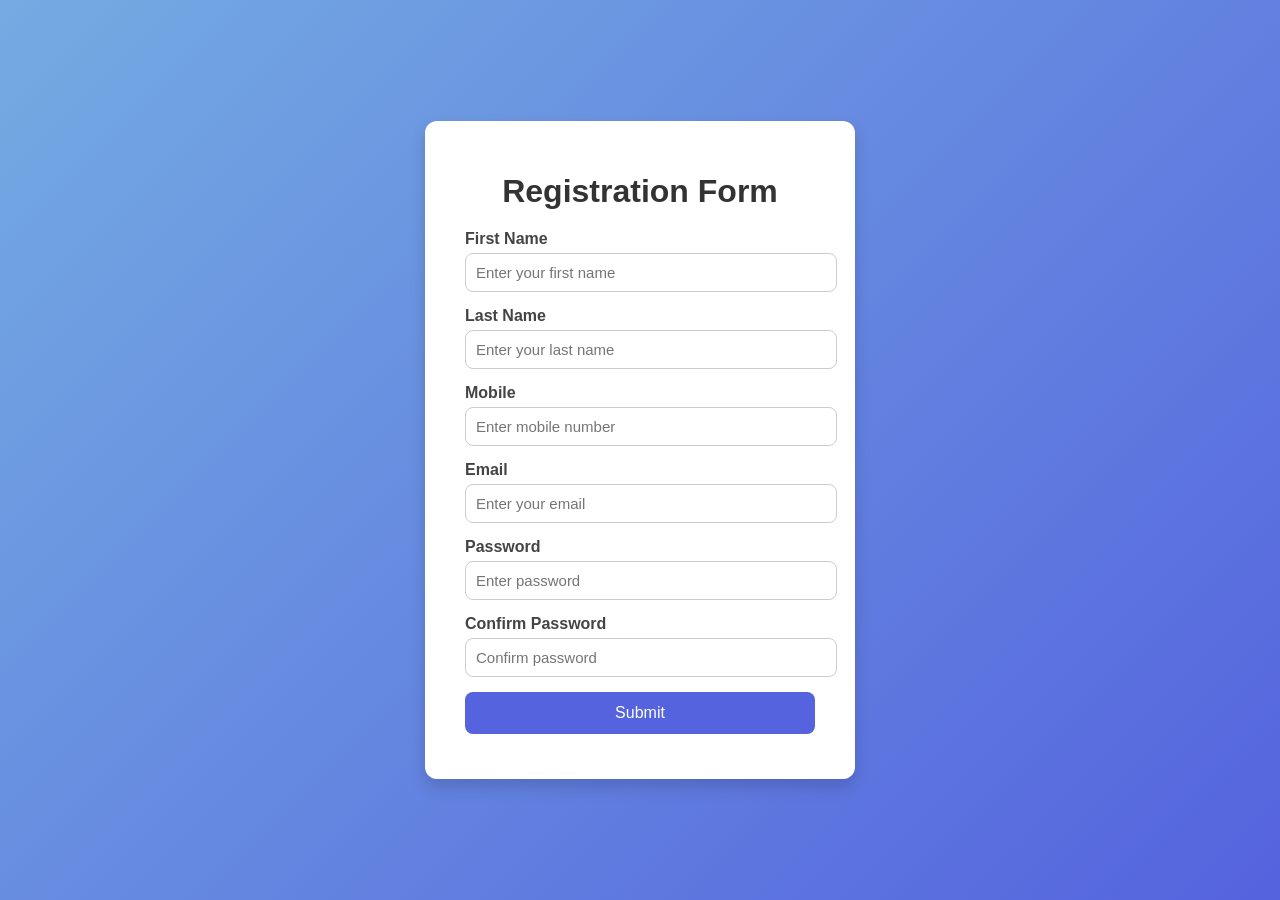
<file: forms/index.html>
<!DOCTYPE html>
<html lang="en">
<head>
  <meta charset="UTF-8" />
  <meta name="viewport" content="width=device-width, initial-scale=1.0" />
  <title>FormsWithRegex</title>
  <link rel="stylesheet" href="./style.css" />
</head>
<body>
  <div class="container">
    <h1>Registration Form</h1>
    <form id="registrationForm" action="#">
      <div class="form-group">
        <label for="firstName">First Name</label>
        <input 
          type="text" 
          id="firstName" 
          name="firstName" 
          placeholder="Enter your first name" 
        />
      </div>

      <div class="form-group">
        <label for="lastName">Last Name</label>
        <input 
          type="text" 
          id="lastName" 
          name="lastName" 
          placeholder="Enter your last name" 
        />
      </div>

      <div class="form-group">
        <label for="mobile">Mobile</label>
        <input 
          type="text" 
          id="mobile" 
          name="mobile" 
          placeholder="Enter mobile number" 
        />
      </div>

      <div class="form-group">
        <label for="email">Email</label>
        <input 
          type="email" 
          id="email" 
          name="email" 
          placeholder="Enter your email" 
        />
      </div>

      <div class="form-group">
        <label for="password">Password</label>
        <input 
          type="password" 
          id="password" 
          name="password" 
          placeholder="Enter password" 
        />
      </div>

      <div class="form-group">
        <label for="confirmPassword">Confirm Password</label>
        <input 
          type="password" 
          id="confirmPassword" 
          name="confirmPassword" 
          placeholder="Confirm password" 
        />
      </div>

      <button type="submit" >Submit</button>
      <p id="message"></p>
    </form>
  </div>

  <script src="./app.js"></script>
</body>
</html>
</file>
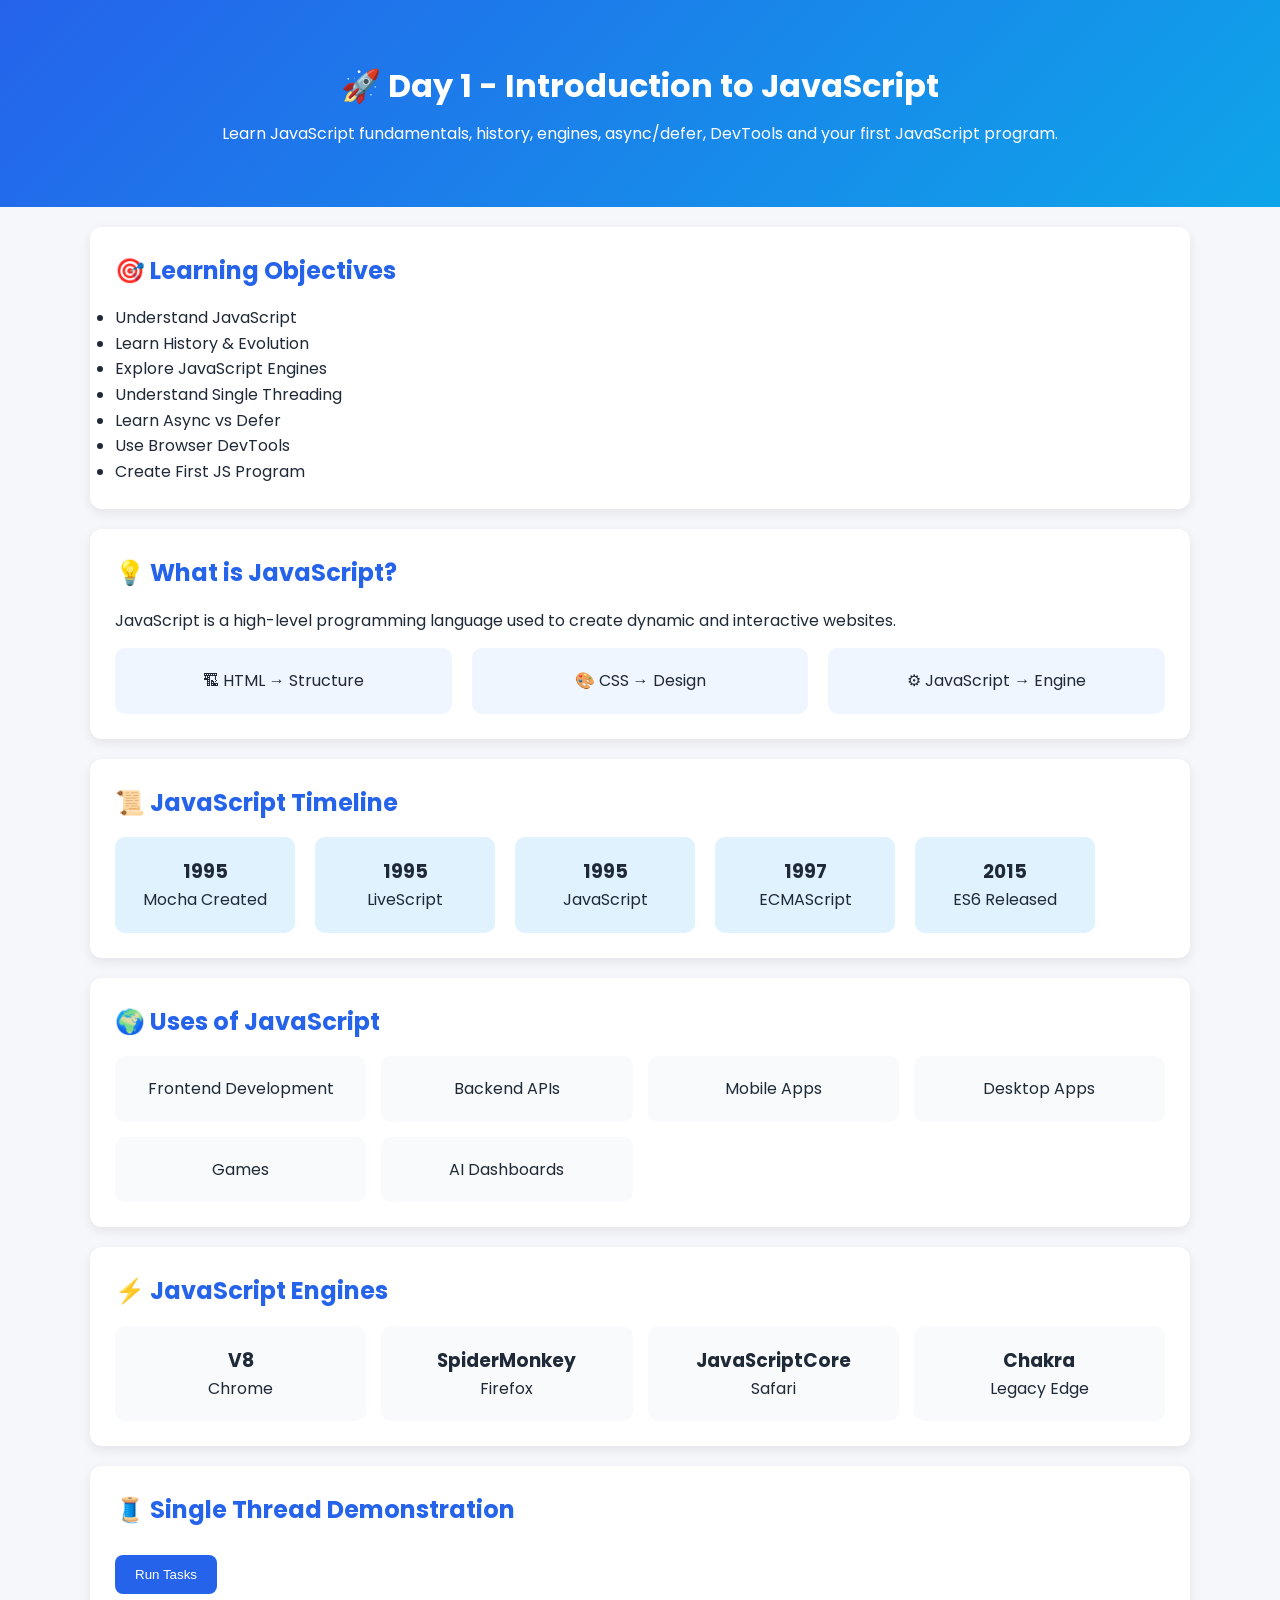
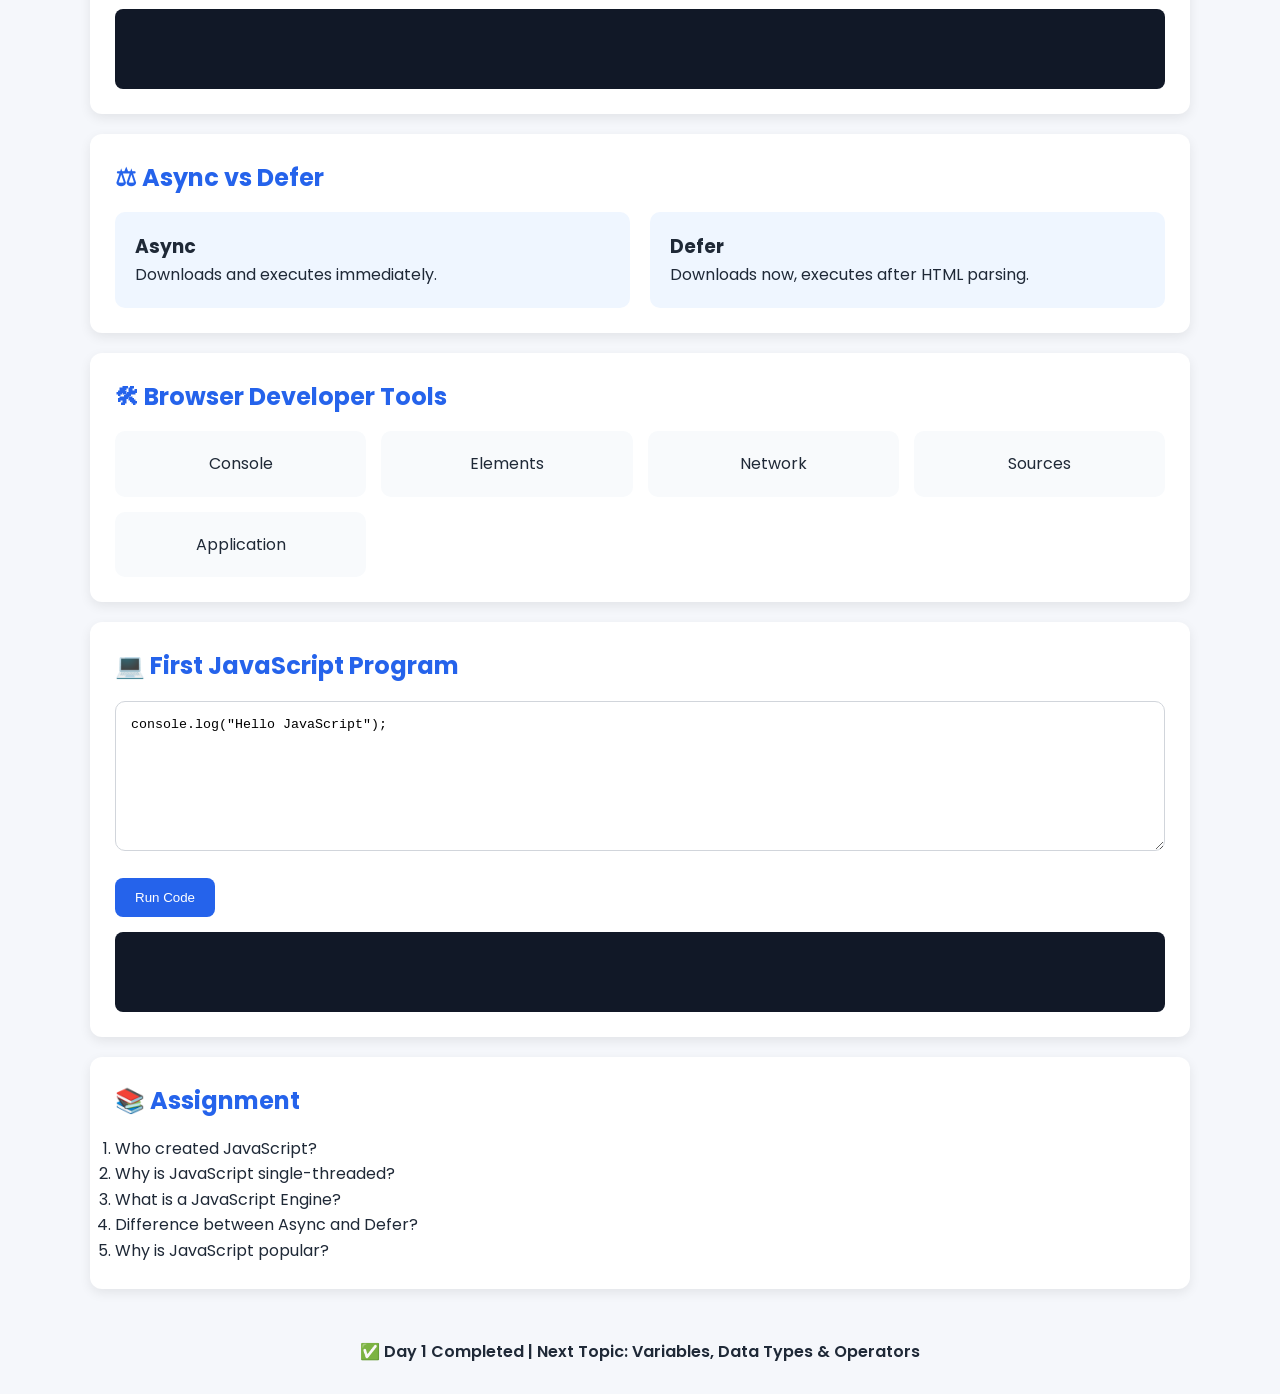
<file: Introduction & setup/index.html>
<!DOCTYPE html>
<html lang="en">
<head>
    <meta charset="UTF-8">
    <meta name="viewport" content="width=device-width, initial-scale=1.0">
    <title>Day 1 - Introduction to JavaScript</title>

    <link rel="stylesheet" href="./style.css">

    <link
        href="https://fonts.googleapis.com/css2?family=Poppins:wght@300;400;500;600;700&display=swap"
        rel="stylesheet"
    >
</head>
<body>

    <!-- Header -->
    <header class="hero">
        <h1>🚀 Day 1 - Introduction to JavaScript</h1>
        <p>
            Learn JavaScript fundamentals, history, engines,
            async/defer, DevTools and your first JavaScript program.
        </p>
    </header>

    <!-- Learning Objectives -->
    <section class="card">
        <h2>🎯 Learning Objectives</h2>

        <ul>
            <li>Understand JavaScript</li>
            <li>Learn History & Evolution</li>
            <li>Explore JavaScript Engines</li>
            <li>Understand Single Threading</li>
            <li>Learn Async vs Defer</li>
            <li>Use Browser DevTools</li>
            <li>Create First JS Program</li>
        </ul>
    </section>

    <!-- What is JavaScript -->
    <section class="card">
        <h2>💡 What is JavaScript?</h2>

        <p>
            JavaScript is a high-level programming language used to create
            dynamic and interactive websites.
        </p>

        <div class="analogy">
            <div>🏗 HTML → Structure</div>
            <div>🎨 CSS → Design</div>
            <div>⚙ JavaScript → Engine</div>
        </div>
    </section>

    <!-- History Timeline -->
    <section class="card">
        <h2>📜 JavaScript Timeline</h2>

        <div class="timeline">

            <div class="timeline-item">
                <h3>1995</h3>
                <p>Mocha Created</p>
            </div>

            <div class="timeline-item">
                <h3>1995</h3>
                <p>LiveScript</p>
            </div>

            <div class="timeline-item">
                <h3>1995</h3>
                <p>JavaScript</p>
            </div>

            <div class="timeline-item">
                <h3>1997</h3>
                <p>ECMAScript</p>
            </div>

            <div class="timeline-item">
                <h3>2015</h3>
                <p>ES6 Released</p>
            </div>

        </div>
    </section>

    <!-- Uses -->
    <section class="card">
        <h2>🌍 Uses of JavaScript</h2>

        <div class="grid">

            <div class="box">Frontend Development</div>
            <div class="box">Backend APIs</div>
            <div class="box">Mobile Apps</div>
            <div class="box">Desktop Apps</div>
            <div class="box">Games</div>
            <div class="box">AI Dashboards</div>

        </div>
    </section>

    <!-- JS Engines -->
    <section class="card">
        <h2>⚡ JavaScript Engines</h2>

        <div class="grid">

            <div class="engine-card">
                <h3>V8</h3>
                <p>Chrome</p>
            </div>

            <div class="engine-card">
                <h3>SpiderMonkey</h3>
                <p>Firefox</p>
            </div>

            <div class="engine-card">
                <h3>JavaScriptCore</h3>
                <p>Safari</p>
            </div>

            <div class="engine-card">
                <h3>Chakra</h3>
                <p>Legacy Edge</p>
            </div>

        </div>
    </section>

    <!-- Single Thread Demo -->
    <section class="card">
        <h2>🧵 Single Thread Demonstration</h2>

        <button id="runTasks">Run Tasks</button>

        <div id="taskOutput" class="output"></div>
    </section>

    <!-- Async vs Defer -->
    <section class="card">
        <h2>⚖ Async vs Defer</h2>

        <div class="comparison">

            <div class="compare-box">
                <h3>Async</h3>
                <p>Downloads and executes immediately.</p>
            </div>

            <div class="compare-box">
                <h3>Defer</h3>
                <p>Downloads now, executes after HTML parsing.</p>
            </div>

        </div>
    </section>

    <!-- DevTools -->
    <section class="card">
        <h2>🛠 Browser Developer Tools</h2>

        <div class="grid">

            <div class="tool-card">Console</div>
            <div class="tool-card">Elements</div>
            <div class="tool-card">Network</div>
            <div class="tool-card">Sources</div>
            <div class="tool-card">Application</div>

        </div>
    </section>

    <!-- Playground -->
    <section class="card">
        <h2>💻 First JavaScript Program</h2>

        <textarea id="codeEditor">
console.log("Hello JavaScript");
        </textarea>

        <button id="runCode">Run Code</button>

        <div id="consoleOutput" class="output"></div>
    </section>

    <!-- Assignment -->
    <section class="card">
        <h2>📚 Assignment</h2>

        <ol>
            <li>Who created JavaScript?</li>
            <li>Why is JavaScript single-threaded?</li>
            <li>What is a JavaScript Engine?</li>
            <li>Difference between Async and Defer?</li>
            <li>Why is JavaScript popular?</li>
        </ol>
    </section>

    <!-- Footer -->
    <footer>
        <p>
            ✅ Day 1 Completed | Next Topic: Variables, Data Types & Operators
        </p>
    </footer>

    <script src="./app.js"></script>
</body>
</html>
</file>
<file: forms/style.css>
body {
  font-family: 'Poppins', sans-serif;
  background: linear-gradient(135deg, #74ABE2, #5563DE);
  height: 100vh;
  margin: 0;
  display: flex;
  justify-content: center;
  align-items: center;
}

.container {
  background-color: #fff;
  padding: 30px 40px;
  border-radius: 12px;
  box-shadow: 0 8px 16px rgba(0,0,0,0.15);
  width: 350px;
}

h1 {
  text-align: center;
  color: #333;
  margin-bottom: 20px;
}

.form-group {
  margin-bottom: 15px;
}

label {
  display: block;
  font-weight: 600;
  margin-bottom: 5px;
  color: #444;
}

input {
  width: 100%;
  padding: 10px;
  border-radius: 8px;
  border: 1px solid #ccc;
  font-size: 15px;
  transition: all 0.2s ease;
}

input:focus {
  border-color: #5563DE;
  outline: none;
  box-shadow: 0 0 4px rgba(85, 99, 222, 0.4);
}

button {
  width: 100%;
  background-color: #5563DE;
  color: white;
  padding: 12px;
  border: none;
  border-radius: 8px;
  font-size: 16px;
  cursor: pointer;
  transition: background-color 0.2s ease;
}

button:hover {
  background-color: #4051c0;
}

#message {
  text-align: center;
  margin-top: 15px;
  font-size: 14px;
  color: red;
}


.valid{
    border: #11c11a 2px solid;
}
.invalid{
    border: #ff0000 2px solid;
}
</file>
<file: Introduction & setup/style.css>
* {
    margin: 0;
    padding: 0;
    box-sizing: border-box;
}

body {
    font-family: Poppins, sans-serif;
    background: #f5f7fb;
    color: #1f2937;
    line-height: 1.6;
}

.hero {
    background: linear-gradient(
        135deg,
        #2563eb,
        #0ea5e9
    );

    color: white;
    text-align: center;
    padding: 60px 20px;
}

.hero h1 {
    margin-bottom: 10px;
}

.card {
    background: white;
    margin: 20px auto;
    max-width: 1100px;
    padding: 25px;
    border-radius: 12px;

    box-shadow:
        0 4px 12px rgba(0,0,0,.08);
}

.card h2 {
    color: #2563eb;
    margin-bottom: 15px;
}

.analogy {
    display: flex;
    gap: 20px;
    flex-wrap: wrap;
    margin-top: 15px;
}

.analogy div {
    flex: 1;
    min-width: 180px;
    background: #eff6ff;
    padding: 20px;
    border-radius: 10px;
    text-align: center;
}

.timeline {
    display: flex;
    gap: 20px;
    overflow-x: auto;
}

.timeline-item {
    min-width: 180px;
    background: #e0f2fe;
    padding: 20px;
    border-radius: 10px;
    text-align: center;
}

.grid {
    display: grid;

    grid-template-columns:
    repeat(auto-fit,minmax(200px,1fr));

    gap: 15px;
}

.box,
.engine-card,
.tool-card {
    background: #f8fafc;
    padding: 20px;
    border-radius: 10px;
    text-align: center;

    transition: .3s;
}

.box:hover,
.engine-card:hover,
.tool-card:hover {
    transform: translateY(-5px);
}

.comparison {
    display: flex;
    gap: 20px;
    flex-wrap: wrap;
}

.compare-box {
    flex: 1;
    min-width: 250px;

    background: #eff6ff;
    padding: 20px;
    border-radius: 10px;
}

button {
    background: #2563eb;
    color: white;

    border: none;
    padding: 12px 20px;

    border-radius: 8px;
    cursor: pointer;

    margin-top: 10px;
}

button:hover {
    background: #1d4ed8;
}

.output {
    margin-top: 15px;
    background: #111827;
    color: #10b981;
    padding: 15px;
    border-radius: 8px;
    min-height: 80px;
}

textarea {
    width: 100%;
    height: 150px;
    padding: 15px;

    border-radius: 10px;
    border: 1px solid #d1d5db;

    margin-bottom: 10px;
}

footer {
    text-align: center;
    padding: 30px;
    font-weight: 600;
}
</file>
